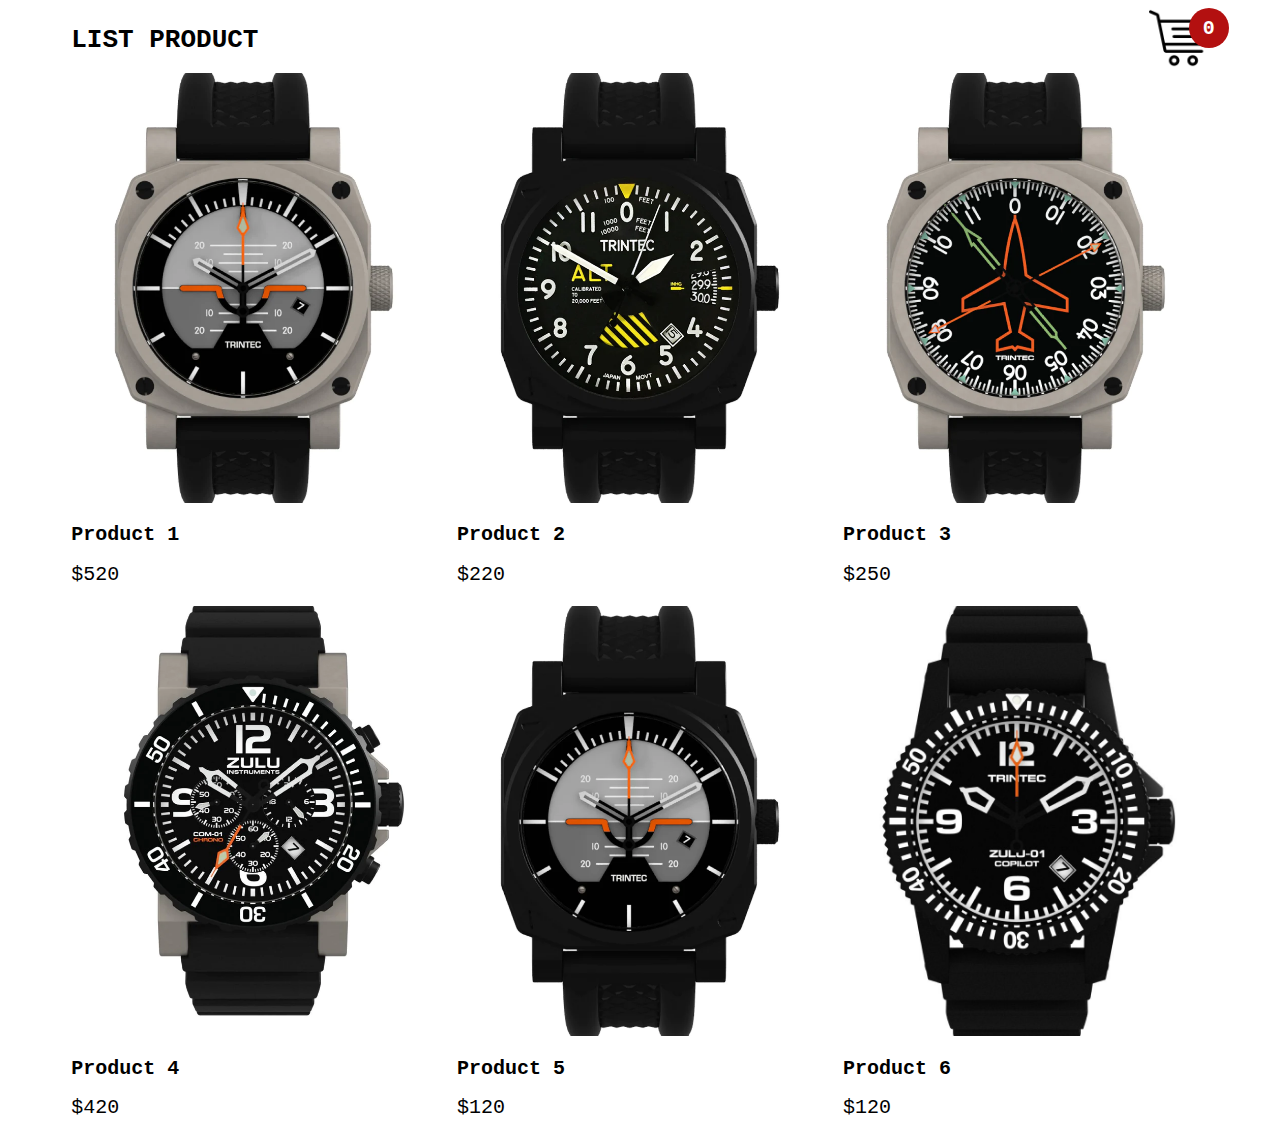
<file: cart_and_checkout-main/index.html>
<!DOCTYPE html>
<html lang="en">
<head>
    <meta charset="UTF-8">
    <meta name="viewport" content="width=device-width, initial-scale=1.0">
    <title>Document</title>
    <link rel="stylesheet" href="style.css">
</head>
<body>

    <div class="container">
        <header>
            <h1>LIST PRODUCT</h1>
            <div class="iconCart">
                <img src="icon.png">
                <div class="totalQuantity">0</div>
            </div>
        </header>

        <div class="listProduct">

            <div class="item">
                <img src="images/1.webp" alt="">
                <h2>CoPilot / Black / Automatic</h2>
                <div class="price">$550</div>
                <button>Add To Cart</button>
            </div>

        </div>
    </div>

    <div class="cart">
        <h2>
            CART
        </h2>

        <div class="listCart">


            <div class="item">
                <img src="images/1.webp">
                <div class="content">
                    <div class="name">CoPilot / Black / Automatic</div>
                    <div class="price">$550 / 1 product</div>
                </div>
                <div class="quantity">
                    <button>-</button>
                    <span class="value">3</span>
                    <button>+</button>
                </div>
            </div>


        </div>

        <div class="buttons">
            <div class="close">
                CLOSE
            </div>
            <div class="checkout">
                <a href="checkout.html">CHECKOUT</a>
            </div>
        </div>
    </div>


    <script src="app.js"></script>
    
</body>
</html>
</file>
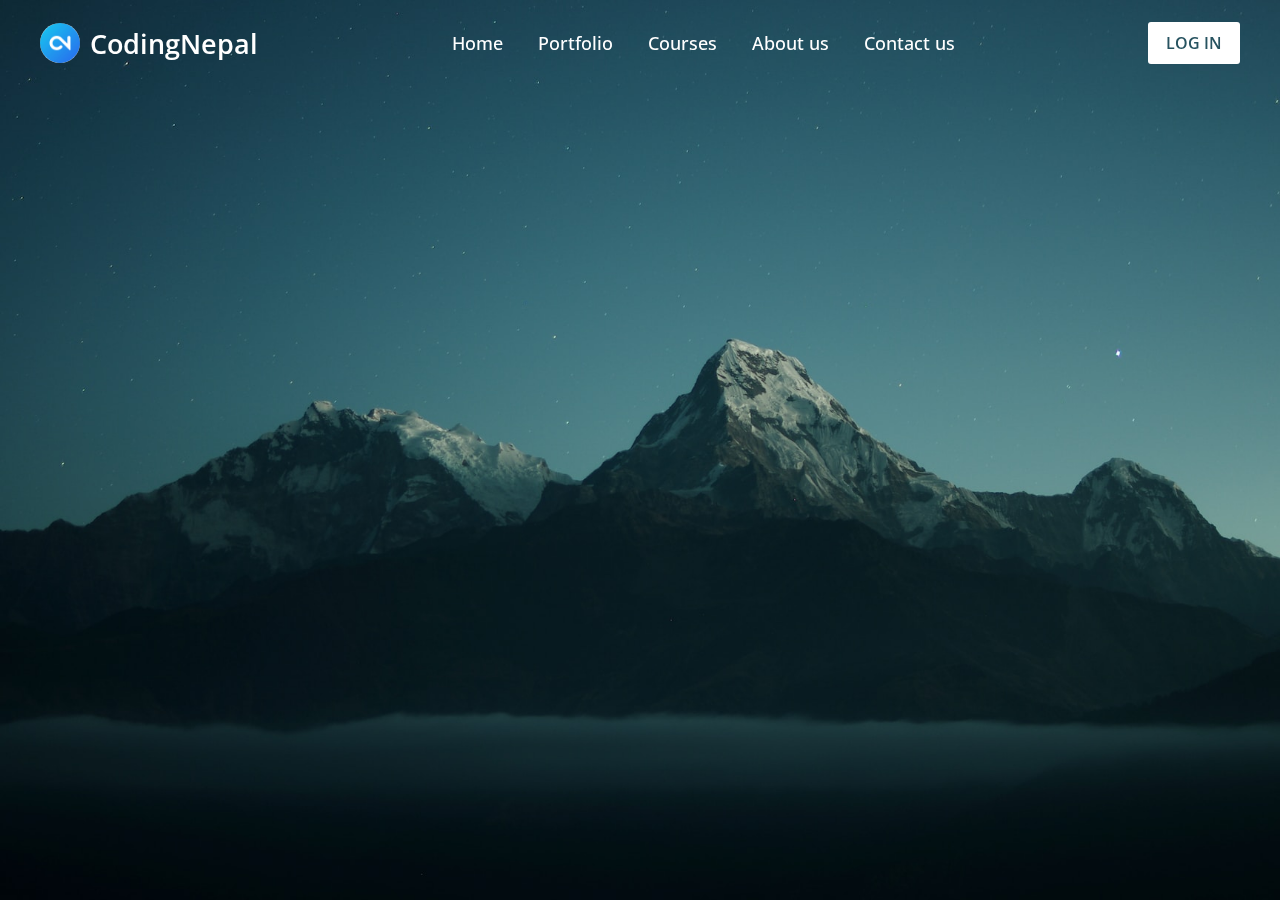
<file: login/index.html>
<!DOCTYPE html>
<!-- Coding By CodingNepal - www.codingnepalweb.com -->
<html lang="en">
<head>
    <meta charset="UTF-8">
    <meta name="viewport" content="width=device-width, initial-scale=1.0">
    <title>Website with Login and Registration Form | CodingNepal</title>
    <!-- Google Fonts Link For Icons -->
    <link rel="stylesheet" href="https://fonts.googleapis.com/css2?family=Material+Symbols+Rounded:opsz,wght,FILL,GRAD@48,400,0,0">
    <link rel="stylesheet" href="style.css">
    <script src="script.js" defer></script>
</head>
<body>
    <header>
        <nav class="navbar">
            <span class="hamburger-btn material-symbols-rounded">menu</span>
            <a href="#" class="logo">
                <img src="images/logo.jpg" alt="logo">
                <h2>CodingNepal</h2>
            </a>
            <ul class="links">
                <span class="close-btn material-symbols-rounded">close</span>
                <li><a href="#">Home</a></li>
                <li><a href="#">Portfolio</a></li>
                <li><a href="#">Courses</a></li>
                <li><a href="#">About us</a></li>
                <li><a href="#">Contact us</a></li>
            </ul>
            <button class="login-btn">LOG IN</button>
        </nav>
    </header>

    <div class="blur-bg-overlay"></div>
    <div class="form-popup">
        <span class="close-btn material-symbols-rounded">close</span>
        <div class="form-box login">
            <div class="form-details">
                <h2>Welcome Back</h2>
                <p>Please log in using your personal information to stay connected with us.</p>
            </div>
            <div class="form-content">
                <h2>LOGIN</h2>
                <form action="#">
                    <div class="input-field">
                        <input type="text" required>
                        <label>Email</label>
                    </div>
                    <div class="input-field">
                        <input type="password" required>
                        <label>Password</label>
                    </div>
                    <a href="#" class="forgot-pass-link">Forgot password?</a>
                    <button type="submit">Log In</button>
                </form>
                <div class="bottom-link">
                    Don't have an account?
                    <a href="#" id="signup-link">Signup</a>
                </div>
            </div>
        </div>
        <div class="form-box signup">
            <div class="form-details">
                <h2>Create Account</h2>
                <p>To become a part of our community, please sign up using your personal information.</p>
            </div>
            <div class="form-content">
                <h2>SIGNUP</h2>
                <form action="#">
                    <div class="input-field">
                        <input type="text" required>
                        <label>Enter your email</label>
                    </div>
                    <div class="input-field">
                        <input type="password" required>
                        <label>Create password</label>
                    </div>
                    <div class="policy-text">
                        <input type="checkbox" id="policy">
                        <label for="policy">
                            I agree the
                            <a href="#" class="option">Terms & Conditions</a>
                        </label>
                    </div>
                    <button type="submit">Sign Up</button>
                </form>
                <div class="bottom-link">
                    Already have an account? 
                    <a href="#" id="login-link">Login</a>
                </div>
            </div>
        </div>
    </div>
</body>
</html>
</file>
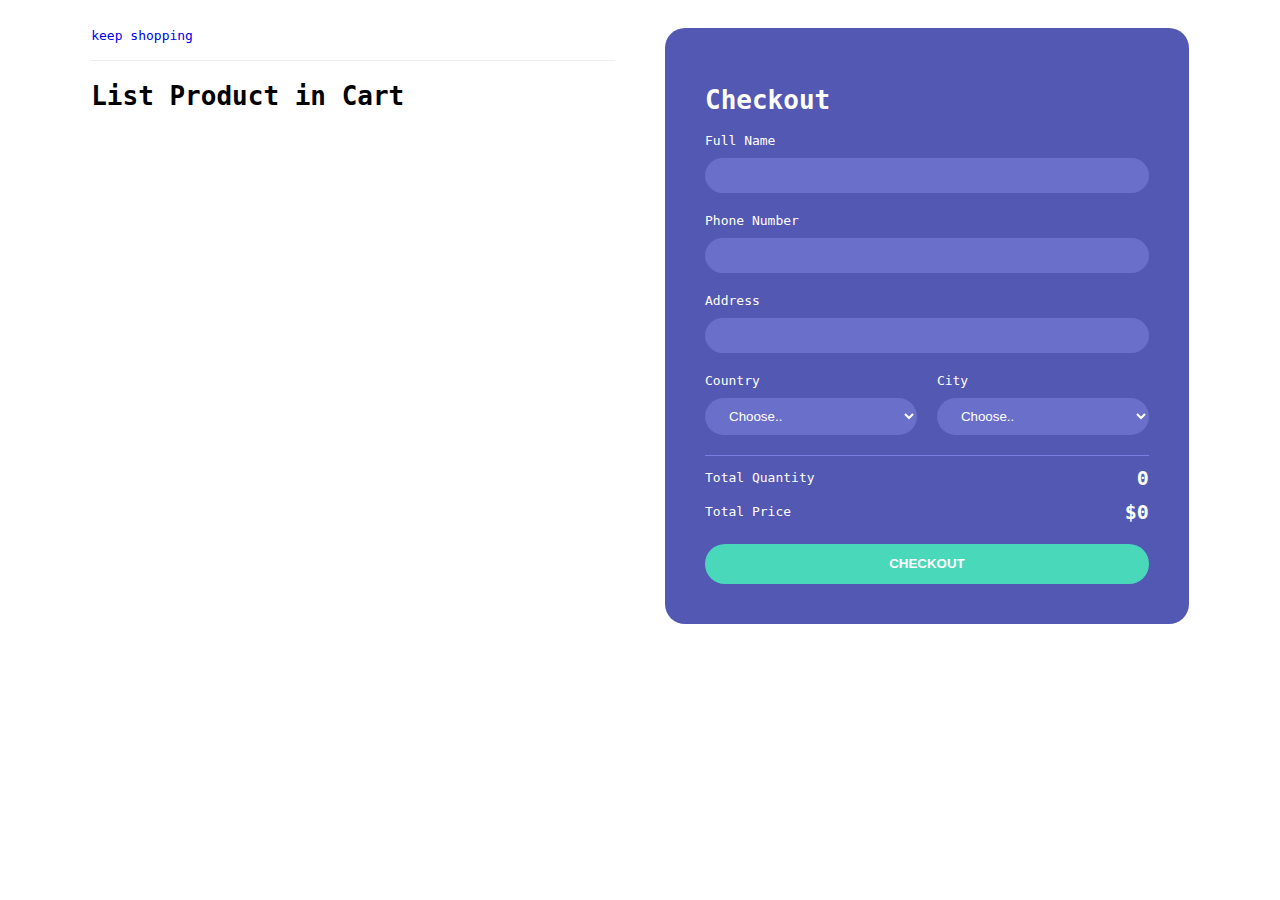
<file: cart_and_checkout-main/checkout.html>
<!DOCTYPE html>
<html lang="en">
<head>
    <meta charset="UTF-8">
    <meta name="viewport" content="width=device-width, initial-scale=1.0">
    <title>Document</title>
    <link rel="stylesheet" href="style.css">
</head>
<body>
    
<div class="container">
    <div class="checkoutLayout">

        
        <div class="returnCart">
            <a href="/">keep shopping</a>
            <h1>List Product in Cart</h1>
            <div class="list">

                <div class="item">
                    <img src="images/1.webp">
                    <div class="info">
                        <div class="name">PRODUCT 1</div>
                        <div class="price">$22/1 product</div>
                    </div>
                    <div class="quantity">5</div>
                    <div class="returnPrice">$433.3</div>
                </div>

            </div>
        </div>


        <div class="right">
            <h1>Checkout</h1>

            <div class="form">
                <div class="group">
                    <label for="name">Full Name</label>
                    <input type="text" name="name" id="name">
                </div>
    
                <div class="group">
                    <label for="phone">Phone Number</label>
                    <input type="text" name="phone" id="phone">
                </div>
    
                <div class="group">
                    <label for="address">Address</label>
                    <input type="text" name="address" id="address">
                </div>
    
                <div class="group">
                    <label for="country">Country</label>
                    <select name="country" id="country">
                        <option value="">Choose..</option>
                        <option value="">Kingdom</option>
                    </select>
                </div>
    
                <div class="group">
                    <label for="city">City</label>
                    <select name="city" id="city">
                        <option value="">Choose..</option>
                        <option value="">London</option>
                    </select>
                </div>
            </div>
            <div class="return">
                <div class="row">
                    <div>Total Quantity</div>
                    <div class="totalQuantity">70</div>
                </div>
                <div class="row">
                    <div>Total Price</div>
                    <div class="totalPrice">$900</div>
                </div>
            </div>
            <button class="buttonCheckout">CHECKOUT</button>
            </div>
    </div>
</div>


<script src="checkout.js"></script>

</body>
</html>
</file>
<file: cart_and_checkout-main/style.css>
body{
    font-family: monospace;
    overflow-x: hidden;
    font-synthesis: 15px;
}
a{
    text-decoration: none;
}
.container{
    width: 1200px;
    margin: auto;
    max-width: 90%;
    transition: transform 1s;
}
header img{
    width: 60px;
}
header{
    display: flex;
    align-items: center;
    justify-content: space-between;
}
header .iconCart{
    position: relative;
    z-index: 1;
}
header .totalQuantity{
    position: absolute;
    top: 0;
    right: 0;
    font-size: x-large;
    background-color: #b31010;
    width: 40px;
    height: 40px;
    color: #fff;
    font-weight: bold;
    display: flex;
    justify-content: center;
    align-items: center;
    border-radius: 50%;
    transform: translateX(20px);
}
.listProduct{
    display: grid;
    grid-template-columns: repeat(3, 1fr);
    gap: 20px;
}
.listProduct .item img{
    width: 100%;
        height: 430px;
    object-fit: cover;
}
.listProduct .item{
    position: relative;
}
.listProduct .item h2{
    font-weight: 700;
    font-size: x-large;
}
.listProduct .item .price{
    font-size: x-large;
}

.listProduct .item button{
    position: absolute;
    top: 50%;
    left: 50%;
    background-color: #e6572c;
    color: #fff;
    width: 50%;
    border: none;
    padding: 20px 30px;
    box-shadow: 0 10px 50px #000;
    cursor: pointer;
    transform: translateX(-50%) translateY(100px);
    opacity: 0;
}
.listProduct .item:hover button{
    transition:  0.5s;
    opacity: 1;
    transform: translateX(-50%) translateY(0);
}
.cart{
    color: #fff;
    position: fixed;
    width: 400px;
    max-width: 80vw;
    height: 100vh;
    background-color: #0E0F11;
    top: 0px;
    right: -100%;
    display: grid;
    grid-template-rows: 50px 1fr 50px;
    gap: 20px;
    transition: right 1s;
}

.cart .buttons .checkout{
    background-color: #E8BC0E;
    color: #000;
}
.cart h2{
    color: #E8BC0E;
    padding: 20px;
    height: 30px;
    margin: 0;
}


.cart .listCart .item{
    display: grid;
    grid-template-columns: 50px 1fr 70px;
    align-items: center;
    gap: 20px;
    margin-bottom: 20px;
    
}
.cart .listCart img{
    width: 100%;
    height: 70px;
    object-fit: cover;
    border-radius: 10px;
}
.cart .listCart .item .name{
    font-weight: bold;
}
.cart .listCart .item .quantity{
    display: flex;
    justify-content: end;
    align-items: center;
}
.cart .listCart .item .quantity span{
    display: block;
    width: 50px;
    text-align: center;
}

.cart .listCart{
    padding: 20px;
    overflow: auto;
}
.cart .listCart::-webkit-scrollbar{
    width: 0;
}

.cart .buttons{
    display: grid;
    grid-template-columns: repeat(2, 1fr);
    text-align: center;
}
.cart .buttons div{
    background-color: #000;
    display: flex;
    justify-content: center;
    align-items: center;
    font-weight: bold;
    cursor: pointer;
}
.cart .buttons a{
    color: #fff;
    text-decoration: none;
}
.checkoutLayout{
    display: grid;
    grid-template-columns: repeat(2, 1fr);
    gap: 50px;
    padding: 20px;
}
.checkoutLayout .right{
    background-color: #5358B3;
    border-radius: 20px;
    padding: 40px;
    color: #fff;
}
.checkoutLayout .right .form{
    display: grid;
    grid-template-columns: repeat(2, 1fr);
    gap: 20px;
    border-bottom: 1px solid #7a7fe2;
    padding-bottom: 20px;
}
.checkoutLayout .form h1,
.checkoutLayout .form .group:nth-child(-n+3){
    grid-column-start: 1;
    grid-column-end: 3;
}
.checkoutLayout .form input, 
.checkoutLayout .form select
{
    width: 100%;
    padding: 10px 20px;
    box-sizing: border-box;
    border-radius: 20px;
    margin-top: 10px;
    border:none;
    background-color: #6a6fc9;
    color: #fff;
}
.checkoutLayout .right .return .row{
    display: flex;
    justify-content: space-between;
    align-items: center;
    margin-top: 10px;
}
.checkoutLayout .right .return .row div:nth-child(2){
    font-weight: bold;
    font-size: x-large;
}
.buttonCheckout{
    width: 100%;
    height: 40px;
    border: none;
    border-radius: 20px;
    background-color: #49D8B9;
    margin-top: 20px;
    font-weight: bold;
    color: #fff;


}
.returnCart h1{
    border-top: 1px solid #eee;  
    padding: 20px 0;
}
.returnCart .list .item img{
    height: 80px;
}
.returnCart .list .item{
    display: grid;
    grid-template-columns: 80px 1fr  50px 80px;
    align-items: center;
    gap: 20px;
    margin-bottom: 30px;
    padding: 0 10px;
    box-shadow: 0 10px 20px #5555;
    border-radius: 20px;
}
.returnCart .list .item .name,
.returnCart .list .item .returnPrice{
    font-size: large;
    font-weight: bold;
}
</file>
<file: login/style.css>
/* Importing Google font - Open Sans */
@import url("https://fonts.googleapis.com/css2?family=Open+Sans:wght@400;500;600;700&display=swap");

* {
    margin: 0;
    padding: 0;
    box-sizing: border-box;
    font-family: "Open Sans", sans-serif;
}

body {
    height: 100vh;
    width: 100%;
    background: url("images/hero-bg.jpg") center/cover no-repeat;
}

header {
    position: fixed;
    width: 100%;
    top: 0;
    left: 0;
    z-index: 10;
    padding: 0 10px;
}

.navbar {
    display: flex;
    padding: 22px 0;
    align-items: center;
    max-width: 1200px;
    margin: 0 auto;
    justify-content: space-between;
}

.navbar .hamburger-btn {
    display: none;
    color: #fff;
    cursor: pointer;
    font-size: 1.5rem;
}

.navbar .logo {
    gap: 10px;
    display: flex;
    align-items: center;
    text-decoration: none;
}

.navbar .logo img {
    width: 40px;
    border-radius: 50%;
}

.navbar .logo h2 {
    color: #fff;
    font-weight: 600;
    font-size: 1.7rem;
}

.navbar .links {
    display: flex;
    gap: 35px;
    list-style: none;
    align-items: center;
}

.navbar .close-btn {
    position: absolute;
    right: 20px;
    top: 20px;
    display: none;
    color: #000;
    cursor: pointer;
}

.navbar .links a {
    color: #fff;
    font-size: 1.1rem;
    font-weight: 500;
    text-decoration: none;
    transition: 0.1s ease;
}

.navbar .links a:hover {
    color: #19e8ff;
}

.navbar .login-btn {
    border: none;
    outline: none;
    background: #fff;
    color: #275360;
    font-size: 1rem;
    font-weight: 600;
    padding: 10px 18px;
    border-radius: 3px;
    cursor: pointer;
    transition: 0.15s ease;
}

.navbar .login-btn:hover {
    color: #fff;
    background: #275360;
}

.form-popup {
    position: fixed;
    top: 50%;
    left: 50%;
    z-index: 10;
    width: 100%;
    opacity: 0;
    pointer-events: none;
    max-width: 720px;
    background: #fff;
    border: 2px solid #fff;
    transform: translate(-50%, -70%);
}

.show-popup .form-popup {
    opacity: 1;
    pointer-events: auto;
    transform: translate(-50%, -50%);
    transition: transform 0.3s ease, opacity 0.1s;
}

.form-popup .close-btn {
    position: absolute;
    top: 12px;
    right: 12px;
    color: #878484;
    cursor: pointer;
}

.blur-bg-overlay {
    position: fixed;
    top: 0;
    left: 0;
    z-index: 10;
    height: 100%;
    width: 100%;
    opacity: 0;
    pointer-events: none;
    backdrop-filter: blur(5px);
    -webkit-backdrop-filter: blur(5px);
    transition: 0.1s ease;
}

.show-popup .blur-bg-overlay {
    opacity: 1;
    pointer-events: auto;
}

.form-popup .form-box {
    display: flex;
}

.form-box .form-details {
    width: 100%;
    color: #fff;
    max-width: 330px;
    text-align: center;
    display: flex;
    flex-direction: column;
    justify-content: center;
    align-items: center;
}

.login .form-details {
    padding: 0 40px;
    background: url("images/login-img.jpg");
    background-position: center;
    background-size: cover;
}

.signup .form-details {
    padding: 0 20px;
    background: url("images/signup-img.jpg");
    background-position: center;
    background-size: cover;
}

.form-box .form-content {
    width: 100%;
    padding: 35px;
}

.form-box h2 {
    text-align: center;
    margin-bottom: 29px;
}

form .input-field {
    position: relative;
    height: 50px;
    width: 100%;
    margin-top: 20px;
}

.input-field input {
    height: 100%;
    width: 100%;
    background: none;
    outline: none;
    font-size: 0.95rem;
    padding: 0 15px;
    border: 1px solid #717171;
    border-radius: 3px;
}

.input-field input:focus {
    border: 1px solid #00bcd4;
}

.input-field label {
    position: absolute;
    top: 50%;
    left: 15px;
    transform: translateY(-50%);
    color: #4a4646;
    pointer-events: none;
    transition: 0.2s ease;
}

.input-field input:is(:focus, :valid) {
    padding: 16px 15px 0;
}

.input-field input:is(:focus, :valid)~label {
    transform: translateY(-120%);
    color: #00bcd4;
    font-size: 0.75rem;
}

.form-box a {
    color: #00bcd4;
    text-decoration: none;
}

.form-box a:hover {
    text-decoration: underline;
}

form :where(.forgot-pass-link, .policy-text) {
    display: inline-flex;
    margin-top: 13px;
    font-size: 0.95rem;
}

form button {
    width: 100%;
    color: #fff;
    border: none;
    outline: none;
    padding: 14px 0;
    font-size: 1rem;
    font-weight: 500;
    border-radius: 3px;
    cursor: pointer;
    margin: 25px 0;
    background: #00bcd4;
    transition: 0.2s ease;
}

form button:hover {
    background: #0097a7;
}

.form-content .bottom-link {
    text-align: center;
}

.form-popup .signup,
.form-popup.show-signup .login {
    display: none;
}

.form-popup.show-signup .signup {
    display: flex;
}

.signup .policy-text {
    display: flex;
    margin-top: 14px;
    align-items: center;
}

.signup .policy-text input {
    width: 14px;
    height: 14px;
    margin-right: 7px;
}

@media (max-width: 950px) {
    .navbar :is(.hamburger-btn, .close-btn) {
        display: block;
    }

    .navbar {
        padding: 15px 0;
    }

    .navbar .logo img {
        display: none;
    }

    .navbar .logo h2 {
        font-size: 1.4rem;
    }

    .navbar .links {
        position: fixed;
        top: 0;
        z-index: 10;
        left: -100%;
        display: block;
        height: 100vh;
        width: 100%;
        padding-top: 60px;
        text-align: center;
        background: #fff;
        transition: 0.2s ease;
    }

    .navbar .links.show-menu {
        left: 0;
    }

    .navbar .links a {
        display: inline-flex;
        margin: 20px 0;
        font-size: 1.2rem;
        color: #000;
    }

    .navbar .links a:hover {
        color: #00BCD4;
    }

    .navbar .login-btn {
        font-size: 0.9rem;
        padding: 7px 10px;
    }
}

@media (max-width: 760px) {
    .form-popup {
        width: 95%;
    }

    .form-box .form-details {
        display: none;
    }

    .form-box .form-content {
        padding: 30px 20px;
    }
}
</file>
